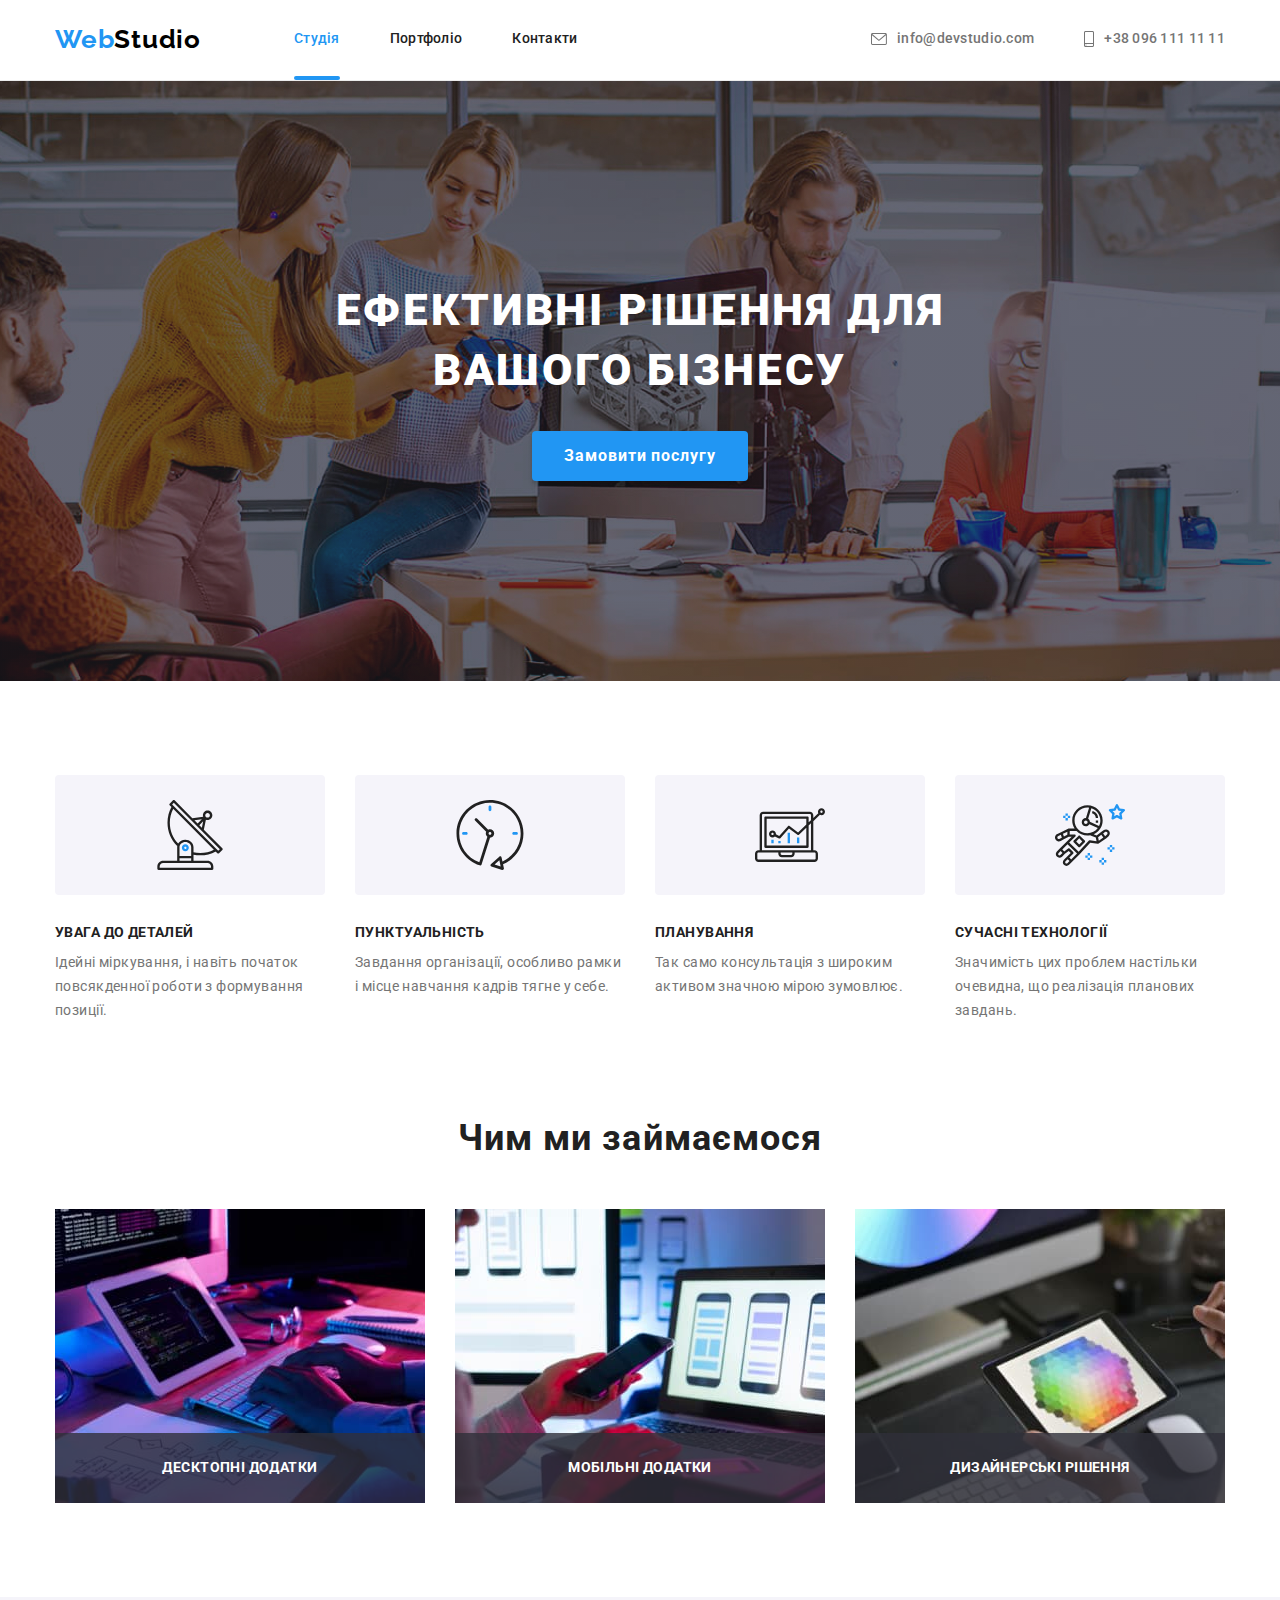
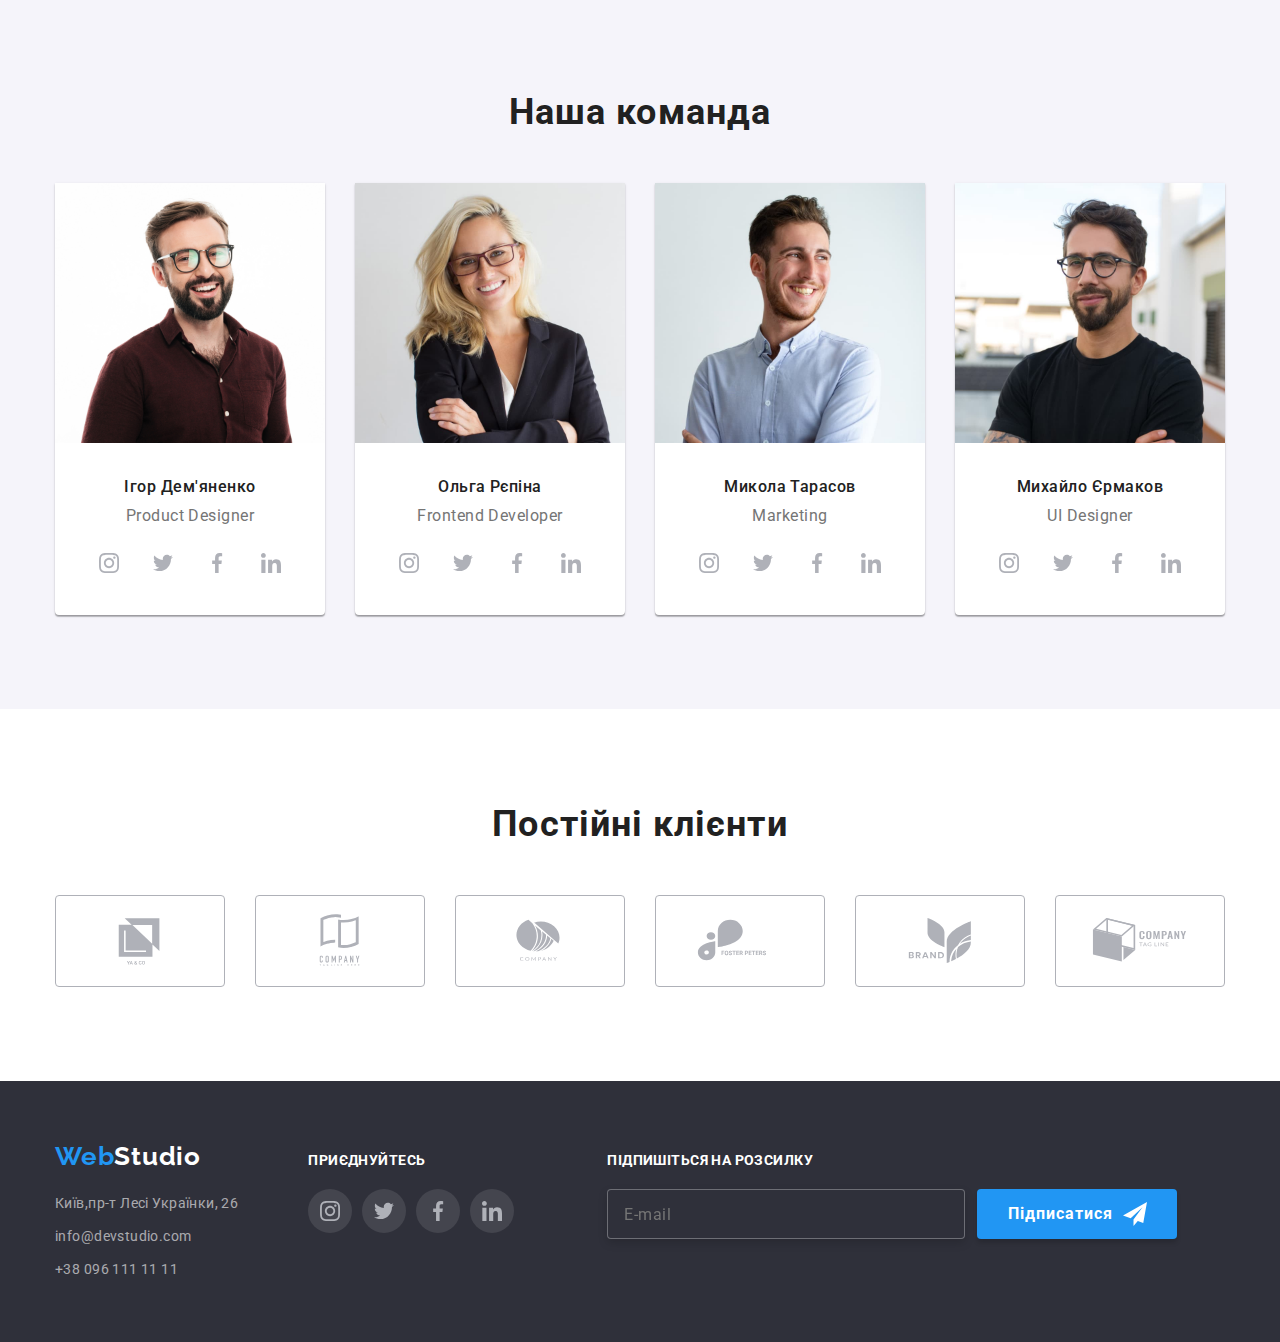
<file: index.html>
<!DOCTYPE html>
<html lang="uk">

<head>
    <meta charset="UTF-8">
    <meta http-equiv="X-UA-Compatible" content="IE=edge">
    <meta name="viewport" content="width=device-width, initial-scale=1.0">
    <link rel="preconnect" href="https://fonts.googleapis.com">
    <link rel="preconnect" href="https://fonts.gstatic.com" crossorigin>
    <link
        href="https://fonts.googleapis.com/css2?family=Raleway:wght@700&family=Roboto:wght@400;500;700;900&display=swap"
        rel="stylesheet">
    <title>Студія</title>
    <link rel="stylesheet"
        href="https://cdnjs.cloudflare.com/ajax/libs/modern-normalize/1.1.0/modern-normalize.min.css">
    <link rel="stylesheet" href="./css/styles.css">
    <link rel="stylesheet" href="./css/main.min.css">

</head>

<body>
    <header class="header">
        <div class="container">
            <div class="header__container">
                <nav class="header__nav">
                    <a href="./index.html" lang="en" class="logo"><span class="logo header__logo">Web</span>Studio</a>
                    <ul class="nav__list">
                        <li class="nav__item"><a href="./index.html" class="nav__link nav__link--current">Студія</a></li>
                        <li class="nav__item"><a href="./portfolio.html"
                                class="nav__link">Портфоліо</a></li>
                        <li class="nav__item"><a href="#" class="nav__link ">Контакти</a></li>
                    </ul>
                </nav>
                <ul class="contacts__list">
                    <li class="contacts__item">
                        <a href="mailto:info@devstudio.com" class="contacts__link"><svg class="contacts__icon"
                                width="16" height="12">
                                <use href="./images/icons.svg#icon-envelope"></use>
                            </svg> info@devstudio.com</a>
                    </li>
                    <li class="contacts__item">
                        <a href="tel:+380961111111" class="contacts__link"><svg class="contacts__icon" width="10"
                                height="16">
                                <use href="./images/icons.svg#icon-smartphone"></use>
                            </svg> +38 096 111 11 11</a>
                    </li>
                </ul>
            </div>
        </div>
    </header>
    <main>
        <section class="hero">
            <div class="container">
                    <h1 class="hero__title">Ефективні рішення для вашого бізнесу</h1>
                    <button type="button" class="hero__button button" data-modal-open>Замовити послугу</button>
            </div>
        </section>
        <section class="section">
            <div class="container">
                <h2 class="visually-hidden">Наші переваги</h2>
                <ul class="benefits__list">
                    <li class="benefits__item">
                        <div class="behefits__image">
                            <svg class="behefits__icon" width="70" height="70">
                                <use href="./images/icons.svg#icon-antenna">
                                </use>
                            </svg>
                        </div>
                        <h3 class="benefits__title">УВАГА ДО ДЕТАЛЕЙ</h3>
                        <p class="benefits__text">Ідейні міркування, і навіть початок повсякденної роботи з формування позиції.</p>
                    </li>
                    <li class="benefits__item">
                        <div class="behefits__image">
                            <svg width="70" height="70">
                                <use href="./images/icons.svg#icon-clock">
                                </use>
                            </svg>
                        </div>
                        <h3 class="benefits__title">ПУНКТУАЛЬНІСТЬ</h3>
                        <p class="benefits__text">Завдання організації, особливо рамки і місце навчання кадрів тягне у себе.</p>
                    </li>
                    <li class="benefits__item">
                        <div class="behefits__image">
                            <svg width="70" height="70">
                                <use href="./images/icons.svg#icon-diagram">
                                </use>
                            </svg>
                        </div>
                        <h3 class="benefits__title">ПЛАНУВАННЯ</h3>
                        <p class="benefits__text">Так само консультація з широким активом значною мірою зумовлює.</p>
                    </li>
                    <li class="benefits__item">
                        <div class="behefits__image">
                            <svg width="70" height="70">
                                <use href="./images/icons.svg#icon-astronaut">
                                </use>
                            </svg>
                        </div>
                        <h3 class="benefits__title">СУЧАСНІ ТЕХНОЛОГІЇ</h3>
                        <p class="benefits__text">Значимість цих проблем настільки очевидна, що реалізація планових завдань.</p>
                    </li>
                </ul>
            </div>
        </section>
        <section class="directions__section section">
            <div class="container">
                    <h2 class="directions__title">Чим ми займаємося</h2>
                    <ul class="directions__list">
                        <li class="directions__item">
                            <div class="directions__card">
                                <img class="directions__image" src="./images/coding.jpg" alt="Кодування" width="370">
                                <p class="directions__text">Десктопні додатки</p>
                            </div>
                        </li>
                        <li class="directions__item">
                            <div class="directions__card">
                                <img class="directions__image" src="./images/mobile_app.jpg" alt="Розробка мобільного застосунку" width="370">
                                <p class="directions__text">Мобільні додатки</p>
                            </div>
                        </li>
                        <li class="directions__item">
                            <div class="directions__card">
                                <img class="directions__image" src="./images/desing.jpg" alt="Дизайн" width="370">
                                <p class="directions__text">Дизайнерські рішення</p>
                            </div>
                        </li>
                    </ul>
            </div>
        </section>
        <section class="team__section section">
            <div class="container">
                <h2 class="team__title">Наша команда</h2>
                <ul class="team__list">
                    <li class="team-card">
                        <img src="./images/product_desinger.jpg" alt="Дизайнер продукту" width="270">
                        <div class="team-card__description">
                            <h3 class="team-card__title">Ігор Дем'яненко</h3>
                            <p class="team-card__text" lang="en">Product Designer</p>
                            <div class="socnetworks">
                                <ul class="socnetworks__list">
                                    <li><a href="https://www.instagram.com/" target="_blank"
                                            rel="noopener noreferrer nofollow" class="socnetworks__link"><svg
                                                class="socnetworks__icon" width="20" height="20">
                                                <use href="./images/icons.svg#icon-instagram"></use>
                                            </svg></a></li>
                                    <li><a href="https://twitter.com/" target="_blank"
                                            rel="noopener noreferrer nofollow" class="socnetworks__link"><svg
                                                class="socnetworks__icon" width="20" height="20">
                                                <use href="./images/icons.svg#icon-twitter"></use>
                                            </svg></a></li>
                                    <li><a href="https://www.facebook.com/" target="_blank"
                                            rel="noopener noreferrer nofollow" class="socnetworks__link"><svg
                                                class="socnetworks__icon" width="20" height="20">
                                                <use href="./images/icons.svg#icon-facebook"></use>
                                            </svg></a></li>
                                    <li><a href="https://www.linkedin.com/" target="_blank"
                                            rel="noopener noreferrer nofollow" class="socnetworks__link"><svg
                                                class="socnetworks__icon" width="20" height="20">
                                                <use href="./images/icons.svg#icon-linkedin"></use>
                                            </svg></a></li>
                                </ul>
                            </div>
                        </div>
                    </li>
                    <li class="team-card">
                        <img src="./images/frontent_developer.jpg" alt="Розробник інтерфейсу" width="270">
                        <div class="team-card__description">
                            <h3 class="team-card__title">Ольга Рєпіна</h3>
                            <p class="team-card__text" lang="en">Frontend Developer</p>
                            <div class="socnetworks">
                                <ul class="socnetworks__list">
                                    <li><a href="https://www.instagram.com/" target="_blank"
                                            rel="noopener noreferrer nofollow" class="socnetworks__link"><svg
                                                class="socnetworks__icon" width="20" height="20">
                                                <use href="./images/icons.svg#icon-instagram"></use>
                                            </svg></a></li>
                                    <li><a href="https://twitter.com/" target="_blank"
                                            rel="noopener noreferrer nofollow" class="socnetworks__link"><svg
                                                class="socnetworks__icon" width="20" height="20">
                                                <use href="./images/icons.svg#icon-twitter"></use>
                                            </svg></a></li>
                                    <li><a href="https://www.facebook.com/" target="_blank"
                                            rel="noopener noreferrer nofollow" class="socnetworks__link"><svg
                                                class="socnetworks__icon" width="20" height="20">
                                                <use href="./images/icons.svg#icon-facebook"></use>
                                            </svg></a></li>
                                    <li><a href="https://www.linkedin.com/" target="_blank"
                                            rel="noopener noreferrer nofollow" class="socnetworks__link"><svg
                                                class="socnetworks__icon" width="20" height="20">
                                                <use href="./images/icons.svg#icon-linkedin"></use>
                                            </svg></a></li>
                                </ul>
                            </div>
                        </div>
                    </li>
                    <li class="team-card">
                        <img src="./images/marketing.jpg" alt="Маркетолог" width="270">
                        <div class="team-card__description">
                            <h3 class="team-card__title">Микола Тарасов</h3>
                            <p class="team-card__text" lang="en">Marketing</p>
                            <div class="socnetworks">
                                <ul class="socnetworks__list">
                                    <li><a href="https://www.instagram.com/" target="_blank"
                                            rel="noopener noreferrer nofollow" class="socnetworks__link"><svg
                                                class="socnetworks__icon" width="20" height="20">
                                                <use href="./images/icons.svg#icon-instagram"></use>
                                            </svg></a></li>
                                    <li><a href="https://twitter.com/" target="_blank"
                                            rel="noopener noreferrer nofollow" class="socnetworks__link"><svg
                                                class="socnetworks__icon" width="20" height="20">
                                                <use href="./images/icons.svg#icon-twitter"></use>
                                            </svg></a></li>
                                    <li><a href="https://www.facebook.com/" target="_blank"
                                            rel="noopener noreferrer nofollow" class="socnetworks__link"><svg
                                                class="socnetworks__icon" width="20" height="20">
                                                <use href="./images/icons.svg#icon-facebook"></use>
                                            </svg></a></li>
                                    <li><a href="https://www.linkedin.com/" target="_blank"
                                            rel="noopener noreferrer nofollow" class="socnetworks__link"><svg
                                                class="socnetworks__icon" width="20" height="20">
                                                <use href="./images/icons.svg#icon-linkedin"></use>
                                            </svg></a></li>
                                </ul>
                            </div>
                        </div>
                    </li>
                    <li class="team-card">
                        <img src="./images/ui_desinger.jpg" alt="Дизайнер інтерфейсу користувача" width="270">
                        <div class="team-card__description">
                            <h3 class="team-card__title">Михайло Єрмаков</h3>
                            <p class="team-card__text" lang="en">UI Designer</p>
                            <div class="socnetworks">
                                <ul class="socnetworks__list">
                                    <li><a href="https://www.instagram.com/" target="_blank"
                                            rel="noopener noreferrer nofollow" class="socnetworks__link"><svg
                                                class="socnetworks__icon" width="20" height="20">
                                                <use href="./images/icons.svg#icon-instagram"></use>
                                            </svg></a></li>
                                    <li><a href="https://twitter.com/" target="_blank"
                                            rel="noopener noreferrer nofollow" class="socnetworks__link"><svg
                                                class="socnetworks__icon" width="20" height="20">
                                                <use href="./images/icons.svg#icon-twitter"></use>
                                            </svg></a></li>
                                    <li><a href="https://www.facebook.com/" target="_blank"
                                            rel="noopener noreferrer nofollow" class="socnetworks__link"><svg
                                                class="socnetworks__icon" width="20" height="20">
                                                <use href="./images/icons.svg#icon-facebook"></use>
                                            </svg></a></li>
                                    <li><a href="https://www.linkedin.com/" target="_blank"
                                            rel="noopener noreferrer nofollow" class="socnetworks__link"><svg
                                                class="socnetworks__icon" width="20" height="20">
                                                <use href="./images/icons.svg#icon-linkedin"></use>
                                            </svg></a></li>
                                </ul>
                            </div>
                        </div>
                    </li>
                </ul>
            </div>
        </section>
        <section class="section">
            <div class="container">
                <h2 class="clients__title">Постійні клієнти</h2>
                <ul class="clients__list">
                    <li class="clients__item"><a href="#" class="clients__link"><svg class="clients__icon" width="106"
                                height="60">
                                <use href="./images/icons.svg#icon-go">
                            </svg>
                        </a></li>
                    <li class="clients__item"><a href="#" class="clients__link"><svg class="clients__icon" width="106"
                                height="60">
                                <use href="./images/icons.svg#icon-company">
                            </svg>
                        </a></li>
                    <li class="clients__item"><a href="#" class="clients__link"><svg class="clients__icon" width="106"
                                height="60">
                                <use href="./images/icons.svg#icon-copm">
                            </svg>
                        </a></li>
                    <li class="clients__item"><a href="#" class="clients__link"><svg class="clients__icon" width="106"
                                height="60">
                                <use href="./images/icons.svg#icon-foster">
                            </svg>
                        </a></li>
                    <li class="clients__item"><a href="#" class="clients__link"><svg class="clients__icon" width="106"
                                height="60">
                                <use href="./images/icons.svg#icon-brand">
                            </svg>
                        </a></li>
                    <li class="clients__item"><a href="#" class="clients__link"><svg class="clients__icon" width="106"
                                height="60">
                                <use href="./images/icons.svg#icon-line">
                            </svg>
                        </a></li>
                </ul>
            </div>
        </section>
    </main>
    <footer class="footer">
        <div class="footer__container container">
            <div class="address">
                <a href="./index.html" lang="en" class="footer__logo logo"><span class="header__logo logo">Web</span><span
                        class="footer__logo--accent logo">Studio</span></a>
                <address>
                    <ul class="address__list">
                        <li class="address__item"><a href="https://goo.gl/maps/taAjn9uJzANqM7DA7" target="_blank"
                                rel="noopener noreferrer nofollow" class="address__link">Київ,пр-т Лесі Українки, 26</a></li>
                        <li class="address__item"><a href="mailto:info@devstudio.com" class="address__link">info@devstudio.com</a></li>
                        <li class="address__item"><a href="tel:+380961111111" class="address__link">+38 096 111 11 11</a></li>
                    </ul>
                </address>
              
            </div>
            <div class="footer-socnetworks">
                <p class="footer-socnetworks__text">приєднуйтесь</p>
                <ul class="footer-socnetworks__list">
                    <li><a href="https://www.instagram.com/" target="_blank"
                            rel="noopener noreferrer nofollow" class="footer-socnetworks__link socnetworks__link "><svg class="socnetworks__icon-footer socnetworks__icon" width="20"
                                height="20">
                                <use href="./images/icons.svg#icon-instagram"></use>
                            </svg></a></li>
                    <li><a href="https://twitter.com/" target="_blank"
                            rel="noopener noreferrer nofollow" class="footer-socnetworks__link socnetworks__link"><svg class="socnetworks__icon-footer socnetworks__icon" width="20"
                                height="20">
                                <use href="./images/icons.svg#icon-twitter"></use>
                            </svg></a></li>
                    <li><a href="https://www.facebook.com/" target="_blank"
                            rel="noopener noreferrer nofollow" class="footer-socnetworks__link socnetworks__link"><svg class="socnetworks__icon-footer socnetworks__icon" width="20"
                                height="20">
                                <use href="./images/icons.svg#icon-facebook"></use>
                            </svg></a></li>
                    <li><a href="https://www.linkedin.com/" target="_blank"
                            rel="noopener noreferrer nofollow" class="footer-socnetworks__link socnetworks__link"><svg class="socnetworks__icon-footer socnetworks__icon" width="20"
                                height="20">
                                <use href="./images/icons.svg#icon-linkedin"></use>
                            </svg></a></li>
                </ul>
            </div>
            <div class="footer-form">
                <p class="footer-form__text">Підпишіться на розсилку</p>
                <form class="footer-form__field">
                    <label for="mail" class="visually-hidden">Пошта</label>
                    <input type="email" name="mail" id="mail" class="footer-form__input" placeholder="E-mail">
                    <button type="submit" class="footer-form__button button">Підписатися <svg class="button__icon" width="24" height="24">
                            <use href="./images/icons.svg#icon-send"></use>
                        </svg></button>
                </form>
            </div>
        </div>
    </footer>
    <div class="backdrop is-hidden" data-modal>
        <div class="modal">
            <button class="button-close" data-modal-close><svg  width="18" height="18">
                    <use href="./images/icons.svg#icon-close-black"></use>
                </svg></button>
            <p class="modal__text">Залиште свої дані, ми вам передзвонимо</p>
            <form class="form">
                <div class="form__element">
                    <label for="person-name" class="form__label">Ім'я</label>
                    <div class="form__field">
                        <input type="text" name="person-name" id="person-name" class="form__input">
                        <svg class="form__icon" width="18" height="18">
                            <use href="./images/icons.svg#icon-person-form"></use>
                        </svg>
                    </div>
                </div>
                <div class="form__element">
                    <label for="phone" class="form__label">Телефон</label>
                    <div class="form__field">
                        <input type="tel" name="phone" id="phone" class="form__input">
                        <svg class="form__icon" width="18" height="18">
                            <use href="./images/icons.svg#icon-phone-form"></use>
                        </svg>
                    </div>
                </div>
                <div class="form__element">
                    <label for="mail" class="form__label">Пошта</label>
                    <div class="form__field">
                        <input type="email" name="mail" id="mail" class="form__input">
                        <svg class="form__icon" width="18" height="18">
                                <use href="./images/icons.svg#icon-email-form"></use>
                            </svg>
                    </div>
                </div>
                <div class="form-comment__element form__element">
                    <label for="comment" class="form__label">Коментар</label>
                    <textarea name="comment" id="comment" rows="5" placeholder="Введіть текст"
                        class="form__textarea"></textarea>
                </div>
                <div class="form-checkbox">
                    <label for="terms-checkbox" class="form-checkbox__label"> <input type="checkbox" id="terms-checkbox" name="terms-checkbox" class="form-checkbox__input visually-hidden">
                    <svg class="form-checkbox__icon" width="16" height="15">
                        <use href="./images/icons.svg#icon-check"></use>
                    </svg>Погоджуюся з розсилкою та приймаю <a href="#" class="form-checkbox__link"> Умови договору</a>
                   </label>
                </div>
                <button type="submit" class="form__button button">Відправити</button>
            </form>
        </div>
    </div>
    </div>
    <script src="./js/modal.js"></script>
</body>

</html>
</file>
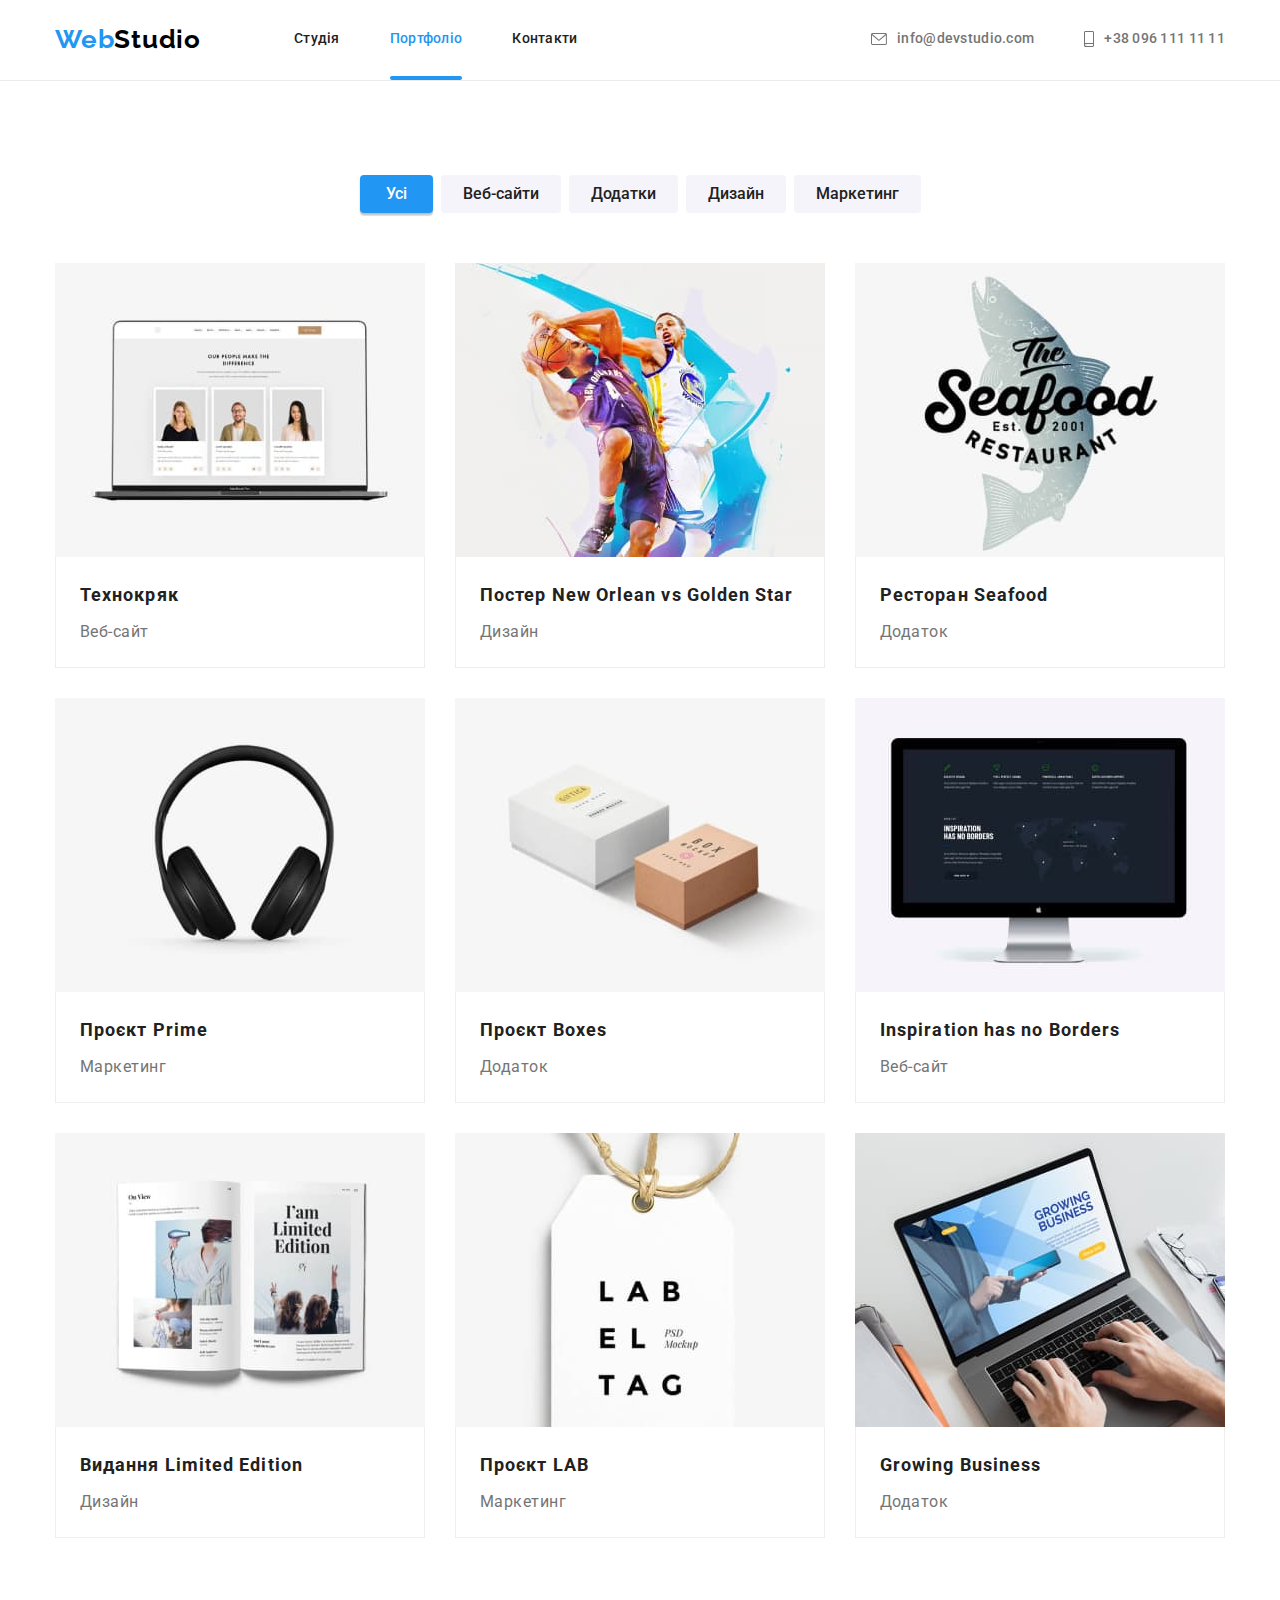
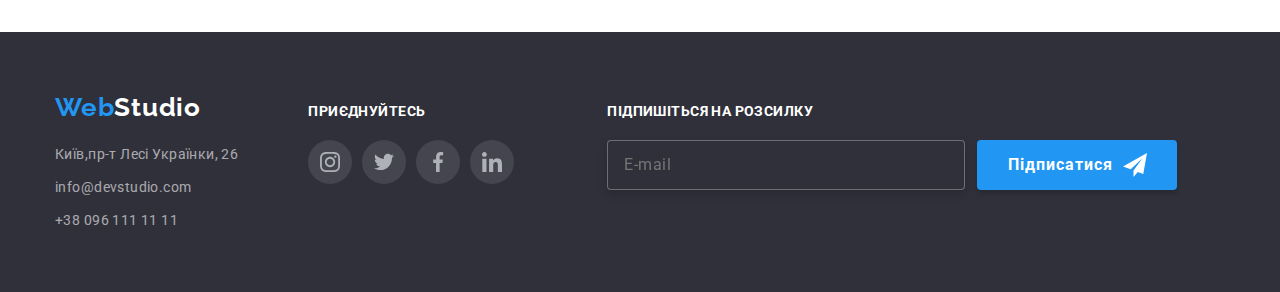
<file: portfolio.html>
<!DOCTYPE html>
<html lang="uk">

<head>
    <link rel="preconnect" href="https://fonts.googleapis.com">
    <link rel="preconnect" href="https://fonts.gstatic.com" crossorigin>
    <link
        href="https://fonts.googleapis.com/css2?family=Raleway:wght@700&family=Roboto:wght@400;500;700;900&display=swap"
        rel="stylesheet">
    <meta charset="UTF-8">
    <meta http-equiv="X-UA-Compatible" content="IE=edge">
    <meta name="viewport" content="width=device-width, initial-scale=1.0">
    <title>Портфоліо</title>
    <link rel="stylesheet"
        href="https://cdnjs.cloudflare.com/ajax/libs/modern-normalize/1.1.0/modern-normalize.min.css">
    <link rel="stylesheet" href="./css/styles.css">
    <link rel="stylesheet" href="./css/main.min.css">
</head>

<body>
    <header class="header">
        <div class="container">
            <div class="header__container">
                <nav class="header__nav">
                    <a href="./index.html" lang="en" class="logo"><span class="logo header__logo">Web</span>Studio</a>
                    <ul class="nav__list">
                        <li class="nav__item"><a href="./index.html"
                                class="nav__link">Студія</a></li>
                        <li class="nav__item"><a href="./portfolio.html" class="nav__link nav__link--current">Портфоліо</a></li>
                        <li class="nav__item"><a href="#" class="nav__link">Контакти</a></li>
                    </ul>
                </nav>
                <ul class="contacts__list">
                    <li class="contacts__item">
                        <a href="mailto:info@devstudio.com" class="contacts__link"><svg class="contacts__icon"
                                width="16" height="12">
                                <use href="./images/icons.svg#icon-envelope"></use>
                            </svg> info@devstudio.com</a>
                    </li>
                    <li class="contacts__item">
                        <a href="tel:+380961111111" class="contacts__link"><svg class="contacts__icon" width="10"
                                height="16">
                                <use href="./images/icons.svg#icon-smartphone"></use>
                            </svg> +38 096 111 11 11</a>
                    </li>
                </ul>
            </div>
        </div>
    </header>
    <main>
        <section class="section">
            <div class="container">
                <h1 class="visually-hidden">Наші роботи</h1>
                <ul class="filter__list">
                    <li>
                        <button type="button" class="filter__button button filter__button--current">Усі</button>
                    </li>
                    <li>
                        <button type="button" class="filter__button button">Веб-сайти</button>
                    </li>
                    <li>
                        <button type="button" class="filter__button button">Додатки</button>
                    </li>
                    <li>
                        <button type="button" class="filter__button button">Дизайн</button>
                    </li>
                    <li>
                        <button type="button" class="filter__button button">Маркетинг</button>
                    </li>
                </ul>
                <ul class="project__list">
                    <li class="project__item">
                        <div class="project-card">
                            <img class="project-card__image" src="./images/tehno.jpg" alt="Сайт Технокряк" width="370">
                            <div class="project-card__ovarlay">
                                <p class="project-card__label">Ресурс пропонує комплексні пропозиції з різним рівнем функціоналу та сервісів. Все це
                                    дозволить відвідувачу отримати
                                    вичерпні відомості про компанію чи приватну особу.</p>
                            </div>
                        </div>
                        <div class="project-card__text">
                            <h2 class="project-card__title">Технокряк</h2>
                            <p class="project-card__description">Веб-сайт</p>
                        </div>
                    </li>
                    <li class="project__item">
                        <div class="project-card">
                            <img class="project-card__image" src="./images/poster.jpg"
                                alt="Постер до матчу баскетбольных команд New Orlean vs Golden Star" width="370">
                            <div class="project-card__ovarlay">
                                <p class="project-card__label">Ресурс пропонує комплексні пропозиції з різним рівнем функціоналу та сервісів. Все це
                                    дозволить відвідувачу
                                    отримати
                                    вичерпні відомості про компанію чи приватну особу.</p>
                            </div>
                        </div>
                        <div class="project-card__text">
                            <h2 class="project-card__title">Постер New Orlean vs Golden Star</h2>
                            <p class="project-card__description">Дизайн</p>
                        </div>
                    </li>
                    <li class="project__item">
                        <div class="project-card">
                            <img class="project-card__image" src="./images/seafood.jpg" alt="Заставка для додатку ресторану Seafood" width="370">
                            <div class="project-card__ovarlay">
                                <p class="project-card__label">Ресурс пропонує комплексні пропозиції з різним рівнем функціоналу та сервісів. Все це
                                    дозволить відвідувачу
                                    отримати
                                    вичерпні відомості про компанію чи приватну особу.</p>
                            </div>
                        </div>
                        <div class="project-card__text">
                            <h2 class="project-card__title">Ресторан Seafood</h2>
                            <p class="project-card__description">Додаток</p>
                        </div>
                    </li>
                    <li class="project__item">
                        <div class="project-card">
                            <img class="project-card__image" src="./images/prime.jpg" alt="Реклама для проєкту Prime" width="370">
                            <div class="project-card__ovarlay">
                                <p class="project-card__label">Ресурс пропонує комплексні пропозиції з різним рівнем функціоналу та сервісів. Все це
                                    дозволить відвідувачу
                                    отримати
                                    вичерпні відомості про компанію чи приватну особу.</p>
                            </div>
                        </div>
                        <div class="project-card__text">
                            <h2 class="project-card__title">Проєкт Prime</h2>
                            <p class="project-card__description">Маркетинг</p>
                        </div>
                    </li>
                    <li class="project__item">
                        <div class="project-card">
                            <img class="project-card__image" src="./images/boxes.jpg" alt="Заставка до проекту Boxes" width="370">
                            <div class="project-card__ovarlay">
                                <p class="project-card__label">Ресурс пропонує комплексні пропозиції з різним рівнем функціоналу та сервісів. Все це
                                    дозволить відвідувачу
                                    отримати
                                    вичерпні відомості про компанію чи приватну особу.</p>
                            </div>
                        </div>
                        <div class="project-card__text">
                            <h2 class="project-card__title">Проєкт Boxes</h2>
                            <p class="project-card__description">Додаток</p>
                        </div>
                    </li>
                    <li class="project__item">
                        <div class="project-card">
                            <img class="project-card__image" src="./images/website.jpg" alt="Заставка сайту Натхнення не маэ меж" width="370">
                            <div class="project-card__ovarlay">
                                <p class="project-card__label">Ресурс пропонує комплексні пропозиції з різним рівнем функціоналу та сервісів. Все це
                                    дозволить відвідувачу
                                    отримати
                                    вичерпні відомості про компанію чи приватну особу.</p>
                            </div>
                        </div>
                        <div class="project-card__text">
                            <h2 class="project-card__title" lang="en" >Inspiration has no Borders</h2>
                            <p class="project-card__description">Веб-сайт</p>
                        </div>
                    </li>
                    <li class="project__item">
                        <div class="project-card">
                            <img class="project-card__image" src="./images/edition.jpg" alt="Дизайн видання Limited Edition" width="370">
                            <div class="project-card__ovarlay">
                                <p class="project-card__label">Ресурс пропонує комплексні пропозиції з різним рівнем функціоналу та сервісів. Все це
                                    дозволить відвідувачу
                                    отримати
                                    вичерпні відомості про компанію чи приватну особу.</p>
                            </div>
                        </div>
                        <div class="project-card__text">
                            <h2 class="project-card__title">Видання Limited Edition</h2>
                            <p class="project-card__description">Дизайн</p>
                        </div>
                    </li>
                    <li class="project__item">
                        <div class="project-card">
                            <img class="project-card__image" src="./images/lab.jpg" alt="Реклама для проєкту LAB" width="370">
                            <div class="project-card__ovarlay">
                                <p class="project-card__label">Ресурс пропонує комплексні пропозиції з різним рівнем функціоналу та сервісів. Все це
                                    дозволить відвідувачу
                                    отримати
                                    вичерпні відомості про компанію чи приватну особу.</p>
                            </div>
                        </div>
                        <div class="project-card__text">
                            <h2 class="project-card__title">Проєкт LAB</h2>
                            <p class="project-card__description">Маркетинг</p>
                        </div>
                    </li>
                    <li class="project__item">
                        <div class="project-card">
                            <img class="project-card__image" src="./images/business.jpg" alt="Заставка для додатку Growing Business" width="370">
                            <div class="project-card__ovarlay">
                                <p class="project-card__label">Ресурс пропонує комплексні пропозиції з різним рівнем функціоналу та сервісів. Все це
                                    дозволить відвідувачу
                                    отримати
                                    вичерпні відомості про компанію чи приватну особу.</p>
                            </div>
                        </div>
                        <div class="project-card__text">
                            <h2 class="project-card__title">Growing Business</h2>
                            <p class="project-card__description">Додаток</p>
                        </div>
                </ul>
            </div>
        </section>
    </main>

    <footer class="footer">
        <div class="footer__container container">
            <div class="address">
                <a href="./index.html" lang="en" class="footer__logo logo"><span class="header__logo logo">Web</span><span
                        class="footer__logo--accent logo">Studio</span></a>
                <address>
                    <ul class="address__list">
                        <li class="address__item"><a href="https://goo.gl/maps/taAjn9uJzANqM7DA7" target="_blank"
                                rel="noopener noreferrer nofollow" class="address__link">Київ,пр-т Лесі Українки, 26</a>
                        </li>
                        <li class="address__item"><a href="mailto:info@devstudio.com"
                                class="address__link">info@devstudio.com</a></li>
                        <li class="address__item"><a href="tel:+380961111111" class="address__link">+38 096 111 11 11</a>
                        </li>
                    </ul>
                </address>
    
            </div>
            <div class="footer-socnetworks">
                <p class="footer-socnetworks__text">приєднуйтесь</p>
                <ul class="footer-socnetworks__list">
                    <li><a href="https://www.instagram.com/" target="_blank" rel="noopener noreferrer nofollow"
                            class="footer-socnetworks__link socnetworks__link "><svg
                                class="socnetworks__icon-footer socnetworks__icon" width="20" height="20">
                                <use href="./images/icons.svg#icon-instagram"></use>
                            </svg></a></li>
                    <li><a href="https://twitter.com/" target="_blank" rel="noopener noreferrer nofollow"
                            class="footer-socnetworks__link socnetworks__link"><svg
                                class="socnetworks__icon-footer socnetworks__icon" width="20" height="20">
                                <use href="./images/icons.svg#icon-twitter"></use>
                            </svg></a></li>
                    <li><a href="https://www.facebook.com/" target="_blank" rel="noopener noreferrer nofollow"
                            class="footer-socnetworks__link socnetworks__link"><svg
                                class="socnetworks__icon-footer socnetworks__icon" width="20" height="20">
                                <use href="./images/icons.svg#icon-facebook"></use>
                            </svg></a></li>
                    <li><a href="https://www.linkedin.com/" target="_blank" rel="noopener noreferrer nofollow"
                            class="footer-socnetworks__link socnetworks__link"><svg
                                class="socnetworks__icon-footer socnetworks__icon" width="20" height="20">
                                <use href="./images/icons.svg#icon-linkedin"></use>
                            </svg></a></li>
                </ul>
            </div>
            <div class="footer-form">
                <p class="footer-form__text">Підпишіться на розсилку</p>
                <form class="footer-form__field">
                    <label for="mail" class="visually-hidden">Пошта</label>
                    <input type="email" name="mail" id="mail" class="footer-form__input" placeholder="E-mail">
                    <button type="submit" class="footer-form__button button">Підписатися <svg class="button__icon"
                            width="24" height="24">
                            <use href="./images/icons.svg#icon-send"></use>
                        </svg></button>
                </form>
            </div>
        </div>
    </footer>
</body>

</html>
</file>
<file: css/styles.css>
/* Modal*/

/* Form*/
</file>
<file: css/main.min.css>
body{background-color:var(---prymary-background-color);font-family:"Roboto",sans-serif;color:var(---prymary-text-color)}h1,h2,h3,h4,h5,h6,p,ul{margin-top:0;margin-bottom:0}.visually-hidden{position:absolute;white-space:nowrap;width:1px;height:1px;overflow:hidden;border:0;padding:0;clip:rect(0 0 0 0);-webkit-clip-path:inset(50%);clip-path:inset(50%);margin:-1px}.section{padding:94px 0}.container{width:1200px;margin:0 auto;padding:0 15px}.button{background-color:#2196f3;-webkit-box-shadow:0px 4px 4px rgba(0,0,0,.15);box-shadow:0px 4px 4px rgba(0,0,0,.15);border-radius:4px;border:0;color:#fff;display:-webkit-box;display:-ms-flexbox;display:flex;-webkit-box-pack:center;-ms-flex-pack:center;justify-content:center;-webkit-box-align:center;-ms-flex-align:center;align-items:center;cursor:pointer}.logo{font-family:"Raleway";font-weight:700;font-size:26px;line-height:1.19;letter-spacing:.03em;color:#000;text-decoration:none}.header{padding-top:24px;padding-bottom:25px;border-bottom:1px solid #ececec}.header__container{display:-webkit-box;display:-ms-flexbox;display:flex;-webkit-box-align:center;-ms-flex-align:center;align-items:center}.header__nav{-webkit-box-flex:1;-ms-flex-positive:1;flex-grow:1;display:-webkit-box;display:-ms-flexbox;display:flex;-webkit-box-align:center;-ms-flex-align:center;align-items:center;margin-right:auto}.header__logo{color:#2196f3}.nav__list{list-style:none;padding:0;margin:0;font-weight:500;font-size:14px;line-height:1.14;letter-spacing:.02em;display:-webkit-box;display:-ms-flexbox;display:flex;-webkit-box-align:center;-ms-flex-align:center;align-items:center;margin-left:93px}.nav__item{margin-right:50px}.nav__item:last-child{margin-right:0}.nav__link{text-decoration:none;color:#212121;padding-top:32px;padding-bottom:32px;position:relative;-webkit-transition:color 250ms cubic-bezier(0.4, 0, 0.2, 1);transition:color 250ms cubic-bezier(0.4, 0, 0.2, 1)}.nav__link::after{content:"";display:block;width:100%;height:4px;border-radius:2px;background-color:#2196f3;position:absolute;bottom:-2px;left:0;opacity:0;-webkit-transition:opacity 250ms cubic-bezier(0.4, 0, 0.2, 1);transition:opacity 250ms cubic-bezier(0.4, 0, 0.2, 1)}.nav__link:hover::after,.nav__link:focus::after{opacity:1}.nav__link:hover,.nav__link:focus{color:#2196f3}.nav__link--current{color:#2196f3}.nav__link--current::after{opacity:1}.contacts__list{list-style:none;padding:0;margin:0;font-weight:500;font-size:14px;line-height:1.14;letter-spacing:.02em;display:-webkit-box;display:-ms-flexbox;display:flex;-webkit-box-align:center;-ms-flex-align:center;align-items:center}.contacts__item{margin-right:50px}.contacts__item:last-child{margin-right:0}.contacts__link{text-decoration:none;color:#757575;display:-webkit-box;display:-ms-flexbox;display:flex;-webkit-box-align:center;-ms-flex-align:center;align-items:center;-webkit-transition:color 250ms cubic-bezier(0.4, 0, 0.2, 1);transition:color 250ms cubic-bezier(0.4, 0, 0.2, 1)}.contacts__link:hover,.contacts__link:focus{color:#2196f3}.contacts__icon{fill:currentColor;-webkit-box-align:center;-ms-flex-align:center;align-items:center;margin-right:10px}.hero{padding:200px 0;background-color:#2f303a;max-width:1600px;height:600px;margin-left:auto;margin-right:auto;background-image:-webkit-gradient(linear, left top, right top, from(rgba(47, 48, 58, 0.4)), to(rgba(47, 48, 58, 0.4))),url(../images/hero.jpg);background-image:linear-gradient(to right, rgba(47, 48, 58, 0.4), rgba(47, 48, 58, 0.4)),url(../images/hero.jpg);background-position:center;background-size:cover}.hero__title{color:#fff;font-weight:900;font-size:44px;line-height:1.36;letter-spacing:.06em;text-transform:uppercase;margin-bottom:30px;width:696px;margin-top:0;margin-left:auto;margin-right:auto;text-align:center}.hero__button{font-weight:700;font-size:16px;line-height:1.87;letter-spacing:.06em;font-family:inherit;padding:10px 32px;min-width:216px;margin-left:auto;margin-right:auto;-webkit-transition:background-color 250ms cubic-bezier(0.4, 0, 0.2, 1);transition:background-color 250ms cubic-bezier(0.4, 0, 0.2, 1)}.hero__button:hover,.hero__button:focus{background-color:#188ce8}.benefits__list{list-style:none;padding:0;margin:0;display:-webkit-box;display:-ms-flexbox;display:flex}.benefits__item{width:270px;margin-right:30px}.benefits__item:last-child{margin-right:0}.behefits__image{display:-webkit-box;display:-ms-flexbox;display:flex;height:120px;border-radius:4px;background-color:#f5f4fa;margin-bottom:30px;-webkit-box-pack:center;-ms-flex-pack:center;justify-content:center;-webkit-box-align:center;-ms-flex-align:center;align-items:center}.benefits__title{font-weight:700;font-size:14px;line-height:1.14;letter-spacing:.03em;text-transform:uppercase;color:#212121;margin-bottom:10px}.benefits__text{font-size:14px;line-height:1.71;letter-spacing:.03em;color:#757575}.directions__section{padding-top:0}.directions__title{font-weight:700;font-size:36px;line-height:1.17;letter-spacing:.03em;color:#212121;margin-bottom:50px;margin-left:auto;margin-right:auto;text-align:center}.directions__list{list-style:none;padding:0;margin:0;display:-webkit-box;display:-ms-flexbox;display:flex}.directions__item{margin-right:30px}.directions__item:last-child{margin-right:0}.directions__card{position:relative;display:-webkit-box;display:-ms-flexbox;display:flex;-webkit-box-pack:center;-ms-flex-pack:center;justify-content:center}.directions__card::before{content:"";position:absolute;bottom:0;width:100%;height:70px;background-color:rgba(47,48,58,.8)}.directions__image{display:block;max-width:100%;height:auto}.directions__text{position:absolute;bottom:0;margin:0;padding:27px 0;font-weight:700;font-size:14px;line-height:1.14;letter-spacing:.03em;text-transform:uppercase;color:#fff}.team__section{background-color:#f5f4fa}.team__list{list-style:none;padding:0;margin:0;display:-webkit-box;display:-ms-flexbox;display:flex}.team__title{font-weight:700;font-size:36px;line-height:1.17;letter-spacing:.03em;color:#212121;margin-bottom:50px;margin-left:auto;margin-right:auto;text-align:center}.team-card{margin-right:30px;background-color:#fff;-webkit-box-shadow:0px 1px 3px rgba(0,0,0,.12),0px 1px 1px rgba(0,0,0,.14),0px 2px 1px rgba(0,0,0,.2);box-shadow:0px 1px 3px rgba(0,0,0,.12),0px 1px 1px rgba(0,0,0,.14),0px 2px 1px rgba(0,0,0,.2);border-radius:0px 0px 4px 4px}.team-card:last-child{margin-right:0}.team-card__description{padding-top:30px;padding-bottom:30px}.team-card__title{font-weight:500;font-size:16px;line-height:1.19;letter-spacing:.03em;color:#212121;margin-bottom:10px;margin-left:auto;margin-right:auto;text-align:center}.team-card__text{font-size:16px;line-height:1.19;letter-spacing:.03em;margin-left:auto;margin-right:auto;text-align:center;color:#757575;margin-bottom:16px}.socnetworks__link{text-decoration:none;width:44px;height:44px;display:-webkit-box;display:-ms-flexbox;display:flex;-webkit-box-align:center;-ms-flex-align:center;align-items:center;-webkit-box-pack:center;-ms-flex-pack:center;justify-content:center;background-color:#fff;border-radius:50%;cursor:pointer;-webkit-transition:background-color 250ms cubic-bezier(0.4, 0, 0.2, 1);transition:background-color 250ms cubic-bezier(0.4, 0, 0.2, 1)}.socnetworks__link:hover,.socnetworks__link:focus{background-color:#2196f3}.socnetworks__list{list-style:none;padding:0;margin:0;display:-webkit-box;display:-ms-flexbox;display:flex;-webkit-box-pack:center;-ms-flex-pack:center;justify-content:center;gap:10px}.socnetworks__icon{fill:#afb1b8;-webkit-transition:fill 250ms cubic-bezier(0.4, 0, 0.2, 1);transition:fill 250ms cubic-bezier(0.4, 0, 0.2, 1)}.socnetworks__link:hover .socnetworks__icon,.socnetworks__link:focus .socnetworks__icon{fill:#fff}.clients__title{font-weight:700;font-size:36px;line-height:1.17;letter-spacing:.03em;color:#212121;margin-bottom:50px;margin-left:auto;margin-right:auto;text-align:center}.clients__list{list-style:none;padding:0;margin:0;display:-webkit-box;display:-ms-flexbox;display:flex;gap:30px}.clients__item{width:calc((100% - 150px)/6)}.clients__link{text-decoration:none;border:1px solid #afb1b8;border-radius:4px;display:-webkit-box;display:-ms-flexbox;display:flex;-webkit-box-align:center;-ms-flex-align:center;align-items:center;-webkit-box-pack:center;-ms-flex-pack:center;justify-content:center;width:100%;height:92px;cursor:pointer;-webkit-transition:border 250ms cubic-bezier(0.4, 0, 0.2, 1);transition:border 250ms cubic-bezier(0.4, 0, 0.2, 1)}.clients__link:hover,.clients__link:focus{border:1px solid #2196f3}.clients__icon{fill:#afb1b8;-webkit-transition:fill 250ms cubic-bezier(0.4, 0, 0.2, 1);transition:fill 250ms cubic-bezier(0.4, 0, 0.2, 1)}.clients__link:hover .clients__icon,.clients__link:focus .clients__icon{fill:#2196f3}.footer{background-color:#2f303a;padding-top:60px;padding-bottom:60px}.footer__container{display:-webkit-box;display:-ms-flexbox;display:flex;-webkit-box-align:baseline;-ms-flex-align:baseline;align-items:baseline;padding-top:0;padding-bottom:0}.footer__logo{margin-bottom:20px;display:block}.footer__logo--accent{color:#fff}.footer-socnetworks__text{font-weight:700;font-size:14px;line-height:1.14;letter-spacing:.03em;text-transform:uppercase;color:#fff;margin-bottom:20px}.footer-socnetworks__list{list-style:none;padding:0;margin:0;display:-webkit-box;display:-ms-flexbox;display:flex;-webkit-box-pack:center;-ms-flex-pack:center;justify-content:center;gap:10px}.footer-socnetworks__link{text-decoration:none;background-color:rgba(255,255,255,.1);fill:#fff}.address{margin-right:70px}.address__list{list-style:none;padding:0;margin:0;font-style:normal;font-size:14px;line-height:1.71;letter-spacing:.03em}.address__item{margin-bottom:9px}.address__item:last-child{margin-bottom:0}.address__link{text-decoration:none;color:rgba(255,255,255,.6);-webkit-transition:250ms cubic-bezier(0.4, 0, 0.2, 1);transition:250ms cubic-bezier(0.4, 0, 0.2, 1)}.address__link:hover,.address__link:focus{color:#2196f3}.footer-form{margin-left:93px}.footer-form__text{font-weight:700;font-size:14px;line-height:1.14;letter-spacing:.03em;text-transform:uppercase;color:#fff;margin-bottom:20px}.footer-form__field{display:-webkit-box;display:-ms-flexbox;display:flex}.footer-form__input{width:358px;height:50px;padding:15px 16px;border:1px solid rgba(255,255,255,.3);-webkit-filter:drop-shadow(0px 4px 4px rgba(0, 0, 0, 0.15));filter:drop-shadow(0px 4px 4px rgba(0, 0, 0, 0.15));border-radius:4px;background-color:#2f303a;font-weight:400;font-size:16px;line-height:1.25;letter-spacing:.03em;color:rgba(255,255,255,.6);margin-right:12px}.footer-form__input:placeholder{font-weight:400;font-size:16px;line-height:1.25;letter-spacing:.03em;color:rgba(255,255,255,.6)}.footer-form__button{width:200px;height:50px;font-weight:700;font-size:16px;line-height:1.87;letter-spacing:.06em;gap:10px;padding:0}.button__icon{fill:#fff}.filter__list{list-style:none;padding:0;margin:0;display:-webkit-box;display:-ms-flexbox;display:flex;-webkit-box-pack:center;-ms-flex-pack:center;justify-content:center;gap:8px;margin-bottom:50px}.filter__button{background-color:#f5f4fa;-webkit-box-shadow:none;box-shadow:none;font-weight:500;font-size:16px;line-height:1.63;color:#212121;font-family:inherit;-webkit-transition:background-color 250ms cubic-bezier(0.4, 0, 0.2, 1),color 250ms cubic-bezier(0.4, 0, 0.2, 1),-webkit-box-shadow 250ms cubic-bezier(0.4, 0, 0.2, 1);transition:background-color 250ms cubic-bezier(0.4, 0, 0.2, 1),color 250ms cubic-bezier(0.4, 0, 0.2, 1),-webkit-box-shadow 250ms cubic-bezier(0.4, 0, 0.2, 1);transition:background-color 250ms cubic-bezier(0.4, 0, 0.2, 1),color 250ms cubic-bezier(0.4, 0, 0.2, 1),box-shadow 250ms cubic-bezier(0.4, 0, 0.2, 1);transition:background-color 250ms cubic-bezier(0.4, 0, 0.2, 1),color 250ms cubic-bezier(0.4, 0, 0.2, 1),box-shadow 250ms cubic-bezier(0.4, 0, 0.2, 1),-webkit-box-shadow 250ms cubic-bezier(0.4, 0, 0.2, 1);padding:6px 22px;min-width:73px}.filter__button--current{background-color:#2196f3;-webkit-box-shadow:0px 3px 1px rgba(0,0,0,.1),0px 1px 2px rgba(0,0,0,.08),0px 2px 2px rgba(0,0,0,.12);box-shadow:0px 3px 1px rgba(0,0,0,.1),0px 1px 2px rgba(0,0,0,.08),0px 2px 2px rgba(0,0,0,.12);color:#fff}.filter__button:hover,.filter__button:focus{background-color:#2196f3;color:#fff;-webkit-box-shadow:0px 3px 1px rgba(0,0,0,.1),0px 1px 2px rgba(0,0,0,.08),0px 2px 2px rgba(0,0,0,.12);box-shadow:0px 3px 1px rgba(0,0,0,.1),0px 1px 2px rgba(0,0,0,.08),0px 2px 2px rgba(0,0,0,.12)}.project__list{list-style:none;padding:0;margin:0;display:-webkit-box;display:-ms-flexbox;display:flex;-ms-flex-wrap:wrap;flex-wrap:wrap;gap:30px}.project__item{-ms-flex-preferred-size:calc((100% - 60px)/3);flex-basis:calc((100% - 60px)/3)}.project__item:hover{-webkit-box-shadow:0px 1px 1px rgba(0,0,0,.12),0px 4px 4px rgba(0,0,0,.06),1px 4px 6px rgba(0,0,0,.16);box-shadow:0px 1px 1px rgba(0,0,0,.12),0px 4px 4px rgba(0,0,0,.06),1px 4px 6px rgba(0,0,0,.16)}.project-card__image{display:block}.project-card__text{border:1px solid #eee;border-top:0;padding:20px 24px}.project-card__title{font-weight:700;font-size:18px;line-height:2;letter-spacing:.06em;color:#212121;margin-bottom:4px}.project-card__description{font-size:16px;line-height:1.87;letter-spacing:.03em;color:#757575}.project-card{position:relative;overflow:hidden}.project-card__ovarlay{position:absolute;top:0;right:0;width:100%;height:100%;background-color:rgba(33,150,243,.9);opacity:0;-webkit-transform:translateY(100%);transform:translateY(100%);-webkit-transition:opacity 250ms cubic-bezier(0.4, 0, 0.2, 1),-webkit-transform 250ms cubic-bezier(0.4, 0, 0.2, 1);transition:opacity 250ms cubic-bezier(0.4, 0, 0.2, 1),-webkit-transform 250ms cubic-bezier(0.4, 0, 0.2, 1);transition:transform 250ms cubic-bezier(0.4, 0, 0.2, 1),opacity 250ms cubic-bezier(0.4, 0, 0.2, 1);transition:transform 250ms cubic-bezier(0.4, 0, 0.2, 1),opacity 250ms cubic-bezier(0.4, 0, 0.2, 1),-webkit-transform 250ms cubic-bezier(0.4, 0, 0.2, 1)}.project__item:hover .project-card__ovarlay{opacity:1;-webkit-transform:translateY(0);transform:translateY(0)}.project-card__label{font-weight:400;font-size:18px;line-height:1.55;letter-spacing:.03em;color:#fff;padding:63px 24px}.backdrop{position:fixed;top:0;left:0;width:100%;height:100%;background-color:rgba(0,0,0,.2);opacity:1;-webkit-transition:opacity 250ms cubic-bezier(0.4, 0, 0.2, 1),visibility 250ms cubic-bezier(0.4, 0, 0.2, 1);transition:opacity 250ms cubic-bezier(0.4, 0, 0.2, 1),visibility 250ms cubic-bezier(0.4, 0, 0.2, 1)}.modal{position:absolute;top:50%;left:50%;width:528px;height:581px;padding:40px;background-color:#fff;-webkit-box-shadow:0px 1px 3px rgba(0,0,0,.12),0px 1px 1px rgba(0,0,0,.14),0px 2px 1px rgba(0,0,0,.2);box-shadow:0px 1px 3px rgba(0,0,0,.12),0px 1px 1px rgba(0,0,0,.14),0px 2px 1px rgba(0,0,0,.2);border-radius:4px;-webkit-transform:translate(-50%, -50%) scale(1);transform:translate(-50%, -50%) scale(1);-webkit-transition:-webkit-transform 250ms cubic-bezier(0.4, 0, 0.2, 1);transition:-webkit-transform 250ms cubic-bezier(0.4, 0, 0.2, 1);transition:transform 250ms cubic-bezier(0.4, 0, 0.2, 1);transition:transform 250ms cubic-bezier(0.4, 0, 0.2, 1), -webkit-transform 250ms cubic-bezier(0.4, 0, 0.2, 1)}.modal__text{display:-webkit-box;display:-ms-flexbox;display:flex;-webkit-box-align:center;-ms-flex-align:center;align-items:center;-webkit-box-pack:center;-ms-flex-pack:center;justify-content:center;margin-bottom:12px;font-weight:700;font-size:20px;line-height:1.15;text-align:center;letter-spacing:.03em;color:#212121}.backdrop.is-hidden{opacity:0;pointer-events:none;visibility:hidden}.backdrop.is-hidden.modal{-webkit-transform:translate(-50%, -50%) scale(0.7);transform:translate(-50%, -50%) scale(0.7)}.button-close{position:absolute;width:30px;height:30px;top:8px;right:8px;display:-webkit-box;display:-ms-flexbox;display:flex;-webkit-box-align:center;-ms-flex-align:center;align-items:center;-webkit-box-pack:center;-ms-flex-pack:center;justify-content:center;background:#fff;border:1px solid rgba(0,0,0,.1);border-radius:50%;cursor:pointer;-webkit-transition:fill 250ms cubic-bezier(0.4, 0, 0.2, 1);transition:fill 250ms cubic-bezier(0.4, 0, 0.2, 1);padding:0}.button-close:hover,.button-close:focus{fill:#188ce8}.form__field{position:relative}.form__input{width:100%;height:40px;padding:11px 12px 11px 42px;border:1px solid rgba(33,33,33,.2);border-radius:4px;outline:none;-webkit-transition:250ms cubic-bezier(0.4, 0, 0.2, 1);transition:250ms cubic-bezier(0.4, 0, 0.2, 1)}.form__input:focus{border-color:#2196f3}.form__icon{position:absolute;left:12px;top:50%;-webkit-transform:translateY(-50%);transform:translateY(-50%);fill:#212121;-webkit-transition:250ms cubic-bezier(0.4, 0, 0.2, 1);transition:250ms cubic-bezier(0.4, 0, 0.2, 1)}.form__input:focus+.form__icon{fill:#2196f3}.form__textarea{width:100%;height:120px;border:1px solid rgba(33,33,33,.2);border-radius:4px;padding:12px 16px;font-weight:400;font-size:12px;line-height:1.17;letter-spacing:.01em;resize:none;outline:none;-webkit-transition:250ms cubic-bezier(0.4, 0, 0.2, 1);transition:250ms cubic-bezier(0.4, 0, 0.2, 1)}.form__textarea::-webkit-input-placeholder{color:rgba(117,117,117,.5)}.form__textarea::-moz-placeholder{color:rgba(117,117,117,.5)}.form__textarea:-ms-input-placeholder{color:rgba(117,117,117,.5)}.form__textarea::-ms-input-placeholder{color:rgba(117,117,117,.5)}.form__textarea::placeholder{color:rgba(117,117,117,.5)}.form__textarea:focus{border-color:#2196f3}.form-comment__element{margin-bottom:20px}.form__element{display:-webkit-box;display:-ms-flexbox;display:flex;-webkit-box-orient:vertical;-webkit-box-direction:normal;-ms-flex-direction:column;flex-direction:column;margin-bottom:10px}.form__label{display:block;font-weight:400;font-size:12px;line-height:1.17;letter-spacing:.01em;color:#757575;margin-bottom:4px;cursor:pointer}.form__button{width:200px;height:50px;margin-left:auto;margin-right:auto;font-weight:700;font-size:16px;line-height:1.87;letter-spacing:.06em;padding:0;-webkit-transition:background-color 250ms cubic-bezier(0.4, 0, 0.2, 1);transition:background-color 250ms cubic-bezier(0.4, 0, 0.2, 1)}.form__button:hover,.form__button:focus{background-color:#188ce8}.form-checkbox{margin-bottom:30px}.form-checkbox__label{display:-webkit-box;display:-ms-flexbox;display:flex;-webkit-box-pack:center;-ms-flex-pack:center;justify-content:center;-webkit-box-align:center;-ms-flex-align:center;align-items:center;gap:8px;font-weight:400;font-size:14px;line-height:1.71;letter-spacing:.03em;color:#757575;cursor:pointer}.form-checkbox__link{text-decoration:none;-webkit-text-decoration-line:underline;text-decoration-line:underline;color:#2196f3}.form-checkbox__input{-webkit-appearance:none;-moz-appearance:none;appearance:none}.form-checkbox__icon{width:16px;height:15px;display:-webkit-box;display:-ms-flexbox;display:flex;-webkit-box-align:center;-ms-flex-align:center;align-items:center;-webkit-box-pack:center;-ms-flex-pack:center;justify-content:center;border:2px solid #212121;border-radius:2px;cursor:pointer;fill-opacity:0;-webkit-transition:background-color 250ms cubic-bezier(0.4, 0, 0.2, 1),fill-opacity 250ms cubic-bezier(0.4, 0, 0.2, 1);transition:background-color 250ms cubic-bezier(0.4, 0, 0.2, 1),fill-opacity 250ms cubic-bezier(0.4, 0, 0.2, 1)}.form-checkbox__input:checked+.form-checkbox__icon{background-color:#2196f3;border:none;fill:#fff;fill-opacity:1}/*# sourceMappingURL=main.min.css.map */
</file>
